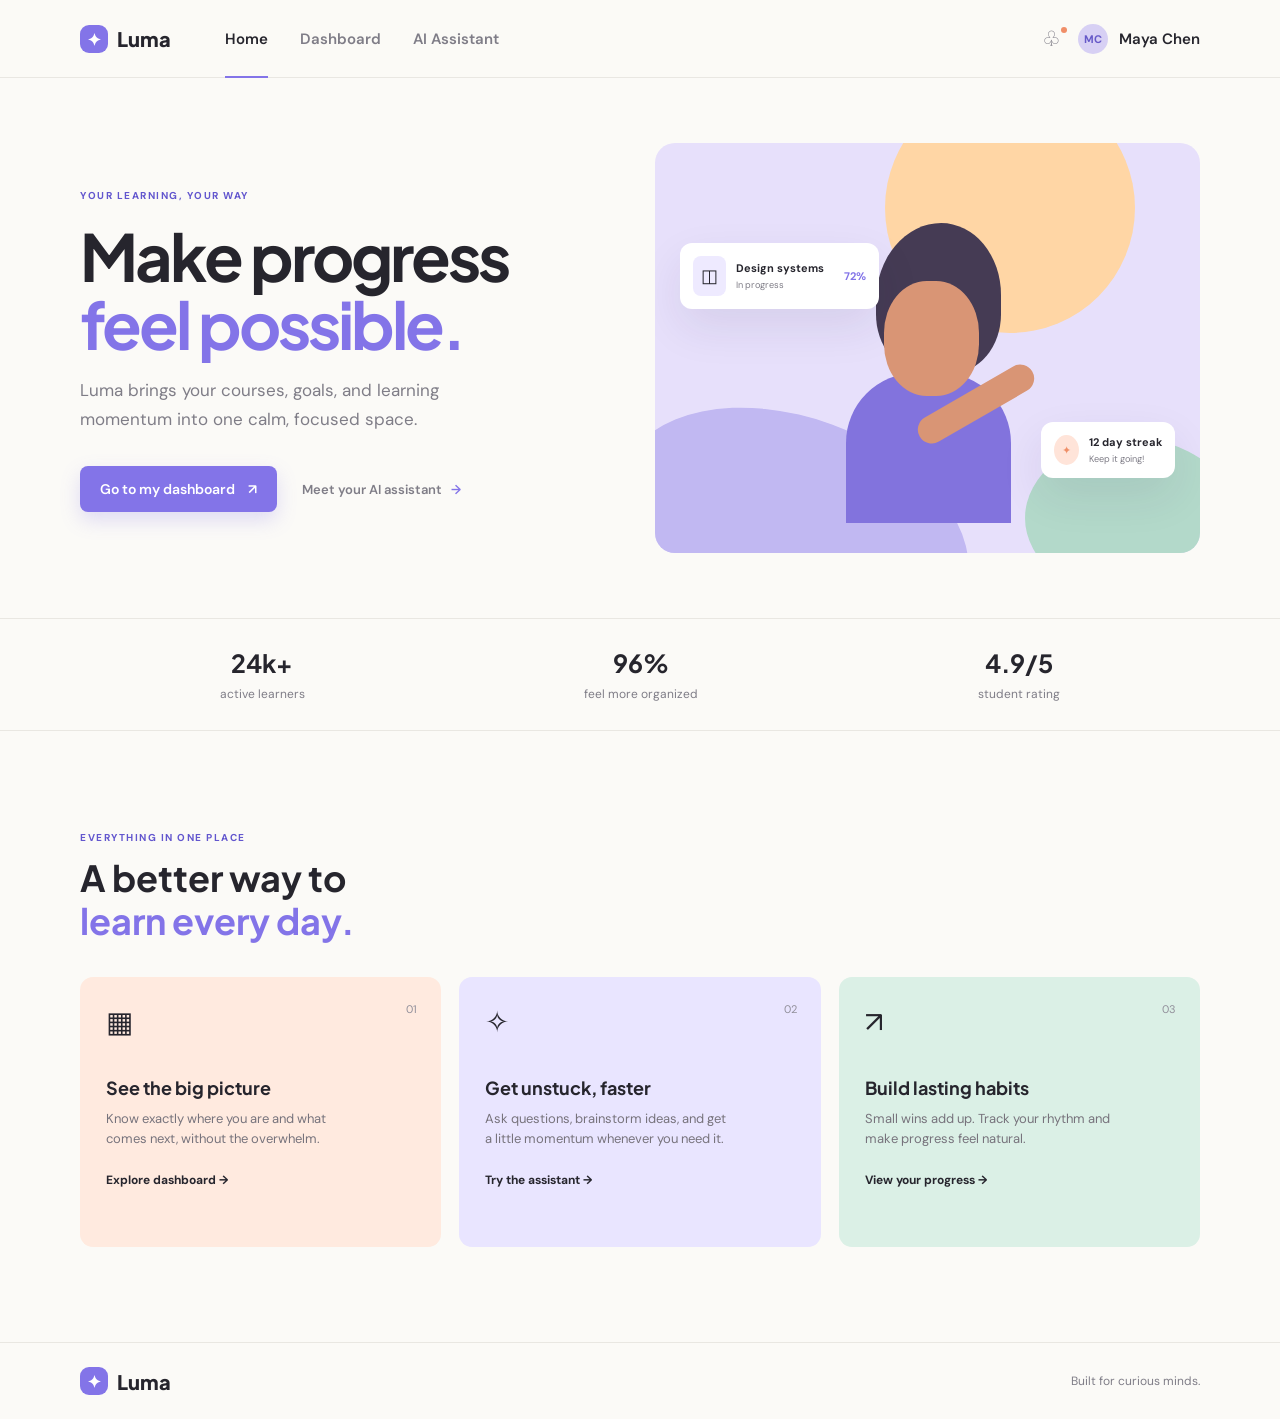
<file: index.html>
<!DOCTYPE html>
<html lang="en">
<head>
  <meta charset="UTF-8" />
  <meta name="viewport" content="width=device-width, initial-scale=1.0" />
  <meta name="description" content="Luma student education management portal" />
  <title>Luma | Student learning, simplified</title>
  <link rel="preconnect" href="https://fonts.googleapis.com" />
  <link rel="preconnect" href="https://fonts.gstatic.com" crossorigin />
  <link href="https://fonts.googleapis.com/css2?family=DM+Sans:wght@400;500;600;700&family=Plus+Jakarta+Sans:wght@600;700;800&display=swap" rel="stylesheet" />
  <link rel="stylesheet" href="css/styles.css" />
</head>
<body>
  <nav class="navbar" aria-label="Main navigation">
    <a class="brand" href="index.html"><span class="brand-mark">✦</span><span>Luma</span></a>
    <div class="nav-links">
      <a class="active" href="index.html">Home</a>
      <a href="dashboard.html">Dashboard</a>
      <a href="assistant.html">AI Assistant</a>
    </div>
    <div class="nav-actions"><button class="icon-button" aria-label="Notifications">♧<span class="notification-dot"></span></button><div class="avatar">MC</div><span class="profile-name">Maya Chen</span></div>
    <button class="menu-toggle" aria-label="Toggle navigation">☰</button>
  </nav>

  <main>
    <section class="hero container">
      <div class="hero-copy"><span class="eyebrow">YOUR LEARNING, YOUR WAY</span><h1>Make progress<br /><em>feel possible.</em></h1><p>Luma brings your courses, goals, and learning momentum into one calm, focused space.</p><div class="hero-buttons"><a class="button button-primary" href="dashboard.html">Go to my dashboard <span>↗</span></a><a class="text-link" href="assistant.html">Meet your AI assistant <span>→</span></a></div></div>
      <div class="hero-art" aria-label="Illustration of a student learning"><div class="sun"></div><div class="blob blob-one"></div><div class="blob blob-two"></div><div class="person"><div class="hair"></div><div class="face"></div><div class="body"></div><div class="arm"></div></div><div class="floating-card card-course"><span class="card-icon purple">◫</span><div><strong>Design systems</strong><small>In progress</small></div><b>72%</b></div><div class="floating-card card-streak"><span class="streak-icon">✦</span><div><strong>12 day streak</strong><small>Keep it going!</small></div></div></div>
    </section>
    <section class="stats-strip"><div class="container stats"><div><strong>24k+</strong><span>active learners</span></div><div><strong>96%</strong><span>feel more organized</span></div><div><strong>4.9/5</strong><span>student rating</span></div></div></section>
    <section class="container features"><div class="section-heading"><span class="eyebrow">EVERYTHING IN ONE PLACE</span><h2>A better way to<br /><em>learn every day.</em></h2></div><div class="feature-grid"><article class="feature-card peach"><span class="feature-number">01</span><div class="feature-icon">▦</div><h3>See the big picture</h3><p>Know exactly where you are and what comes next, without the overwhelm.</p><a href="dashboard.html">Explore dashboard →</a></article><article class="feature-card lavender"><span class="feature-number">02</span><div class="feature-icon">✧</div><h3>Get unstuck, faster</h3><p>Ask questions, brainstorm ideas, and get a little momentum whenever you need it.</p><a href="assistant.html">Try the assistant →</a></article><article class="feature-card mint"><span class="feature-number">03</span><div class="feature-icon">↗</div><h3>Build lasting habits</h3><p>Small wins add up. Track your rhythm and make progress feel natural.</p><a href="dashboard.html">View your progress →</a></article></div></section>
  </main>
  <footer class="footer"><div class="container"><span class="brand"><span class="brand-mark">✦</span><span>Luma</span></span><span>Built for curious minds.</span></div></footer>
  <script src="js/main.js"></script>
</body>
</html>
</file>
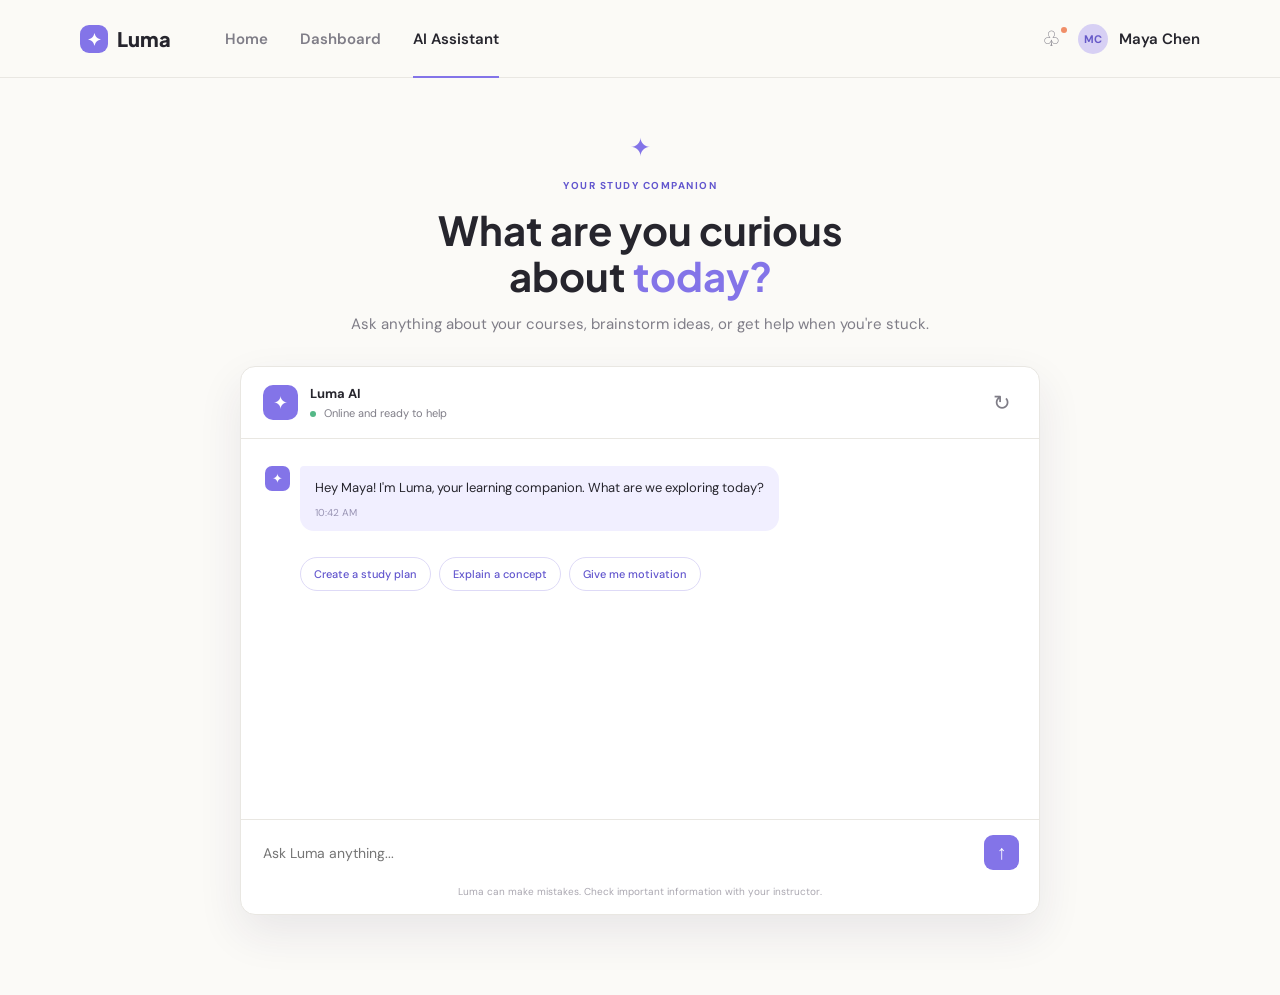
<file: assistant.html>
<!DOCTYPE html>
<html lang="en"><head><meta charset="UTF-8" /><meta name="viewport" content="width=device-width, initial-scale=1.0" /><title>Luma | AI Assistant</title><link rel="preconnect" href="https://fonts.googleapis.com" /><link rel="preconnect" href="https://fonts.gstatic.com" crossorigin /><link href="https://fonts.googleapis.com/css2?family=DM+Sans:wght@400;500;600;700&family=Plus+Jakarta+Sans:wght@600;700;800&display=swap" rel="stylesheet" /><link rel="stylesheet" href="css/styles.css" /></head>
<body><nav class="navbar" aria-label="Main navigation"><a class="brand" href="index.html"><span class="brand-mark">✦</span><span>Luma</span></a><div class="nav-links"><a href="index.html">Home</a><a href="dashboard.html">Dashboard</a><a class="active" href="assistant.html">AI Assistant</a></div><div class="nav-actions"><button class="icon-button" aria-label="Notifications">♧<span class="notification-dot"></span></button><div class="avatar">MC</div><span class="profile-name">Maya Chen</span></div><button class="menu-toggle" aria-label="Toggle navigation">☰</button></nav>
<main class="container assistant-main"><div class="assistant-intro"><span class="assistant-sparkle">✦</span><span class="eyebrow">YOUR STUDY COMPANION</span><h1>What are you curious<br />about <em>today?</em></h1><p>Ask anything about your courses, brainstorm ideas, or get help when you're stuck.</p></div><section class="chat-window"><div class="chat-header"><div class="assistant-avatar">✦</div><div><strong>Luma AI</strong><span><i class="online-dot"></i> Online and ready to help</span></div><button class="icon-button" id="clear-chat" title="Clear conversation">↻</button></div><div class="chat-messages" id="chat-messages"><div class="message message-ai"><div class="mini-avatar">✦</div><div class="bubble"><p>Hey Maya! I'm Luma, your learning companion. What are we exploring today?</p><span>10:42 AM</span></div></div><div class="suggestions"><button data-message="Help me create a study plan">Create a study plan</button><button data-message="Explain a difficult concept">Explain a concept</button><button data-message="Give me some motivation">Give me motivation</button></div></div><form class="chat-form" id="chat-form"><input id="chat-input" type="text" placeholder="Ask Luma anything..." autocomplete="off" aria-label="Message Luma" /><button class="send-button" type="submit" aria-label="Send message">↑</button></form><p class="chat-disclaimer">Luma can make mistakes. Check important information with your instructor.</p></section></main><script src="js/main.js"></script></body></html>
</file>
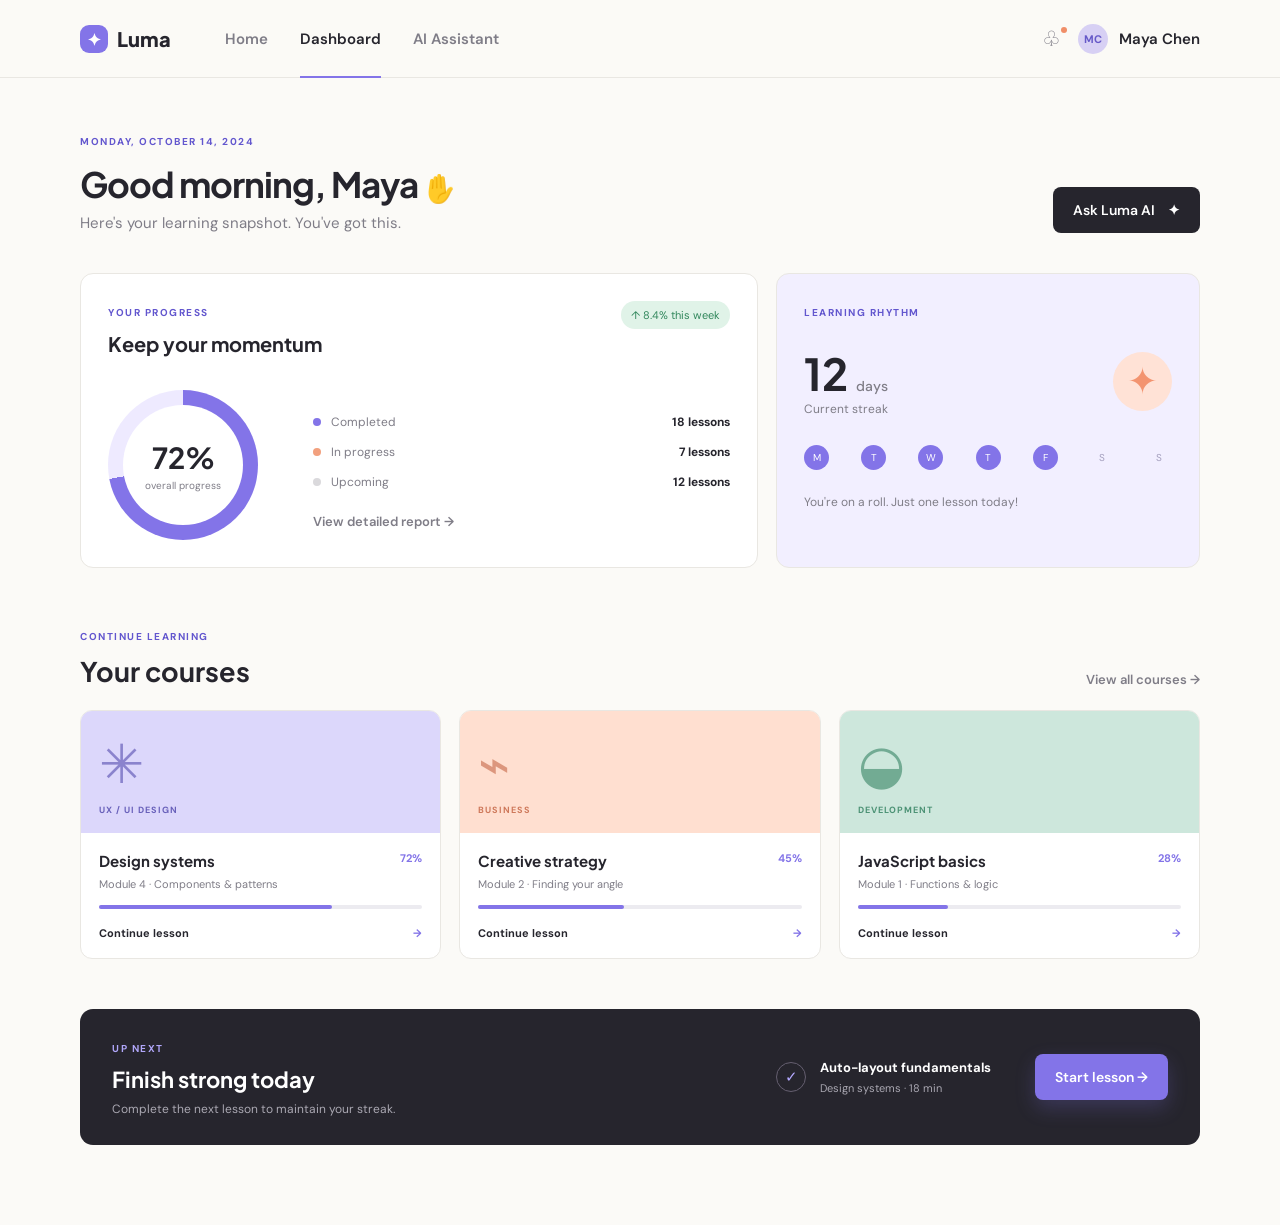
<file: dashboard.html>
<!DOCTYPE html>
<html lang="en"><head><meta charset="UTF-8" /><meta name="viewport" content="width=device-width, initial-scale=1.0" /><title>Luma | Dashboard</title><link rel="preconnect" href="https://fonts.googleapis.com" /><link rel="preconnect" href="https://fonts.gstatic.com" crossorigin /><link href="https://fonts.googleapis.com/css2?family=DM+Sans:wght@400;500;600;700&family=Plus+Jakarta+Sans:wght@600;700;800&display=swap" rel="stylesheet" /><link rel="stylesheet" href="css/styles.css" /></head>
<body class="dashboard-page"><nav class="navbar" aria-label="Main navigation"><a class="brand" href="index.html"><span class="brand-mark">✦</span><span>Luma</span></a><div class="nav-links"><a href="index.html">Home</a><a class="active" href="dashboard.html">Dashboard</a><a href="assistant.html">AI Assistant</a></div><div class="nav-actions"><button class="icon-button" aria-label="Notifications">♧<span class="notification-dot"></span></button><div class="avatar">MC</div><span class="profile-name">Maya Chen</span></div><button class="menu-toggle" aria-label="Toggle navigation">☰</button></nav>
<main class="container dashboard-main"><div class="dashboard-greeting"><div><span class="eyebrow">MONDAY, OCTOBER 14, 2024</span><h1>Good morning, Maya <span class="wave">✋</span></h1><p>Here's your learning snapshot. You've got this.</p></div><a class="button button-dark" href="assistant.html">Ask Luma AI <span>✦</span></a></div>
<div class="dashboard-grid"><section class="panel progress-panel"><div class="panel-header"><div><span class="eyebrow">YOUR PROGRESS</span><h2>Keep your momentum</h2></div><span class="badge badge-green">↑ 8.4% this week</span></div><div class="progress-content"><div class="ring" style="--progress:72"><div><strong>72%</strong><small>overall progress</small></div></div><div class="progress-details"><div class="metric-row"><span class="metric-dot purple-dot"></span><span>Completed</span><strong>18 lessons</strong></div><div class="metric-row"><span class="metric-dot peach-dot"></span><span>In progress</span><strong>7 lessons</strong></div><div class="metric-row"><span class="metric-dot gray-dot"></span><span>Upcoming</span><strong>12 lessons</strong></div><a class="text-link" href="#courses">View detailed report →</a></div></div></section>
<section class="panel streak-panel"><span class="eyebrow">LEARNING RHYTHM</span><div class="streak-top"><div><h2>12 <small>days</small></h2><p>Current streak</p></div><span class="flame">✦</span></div><div class="week"><span class="completed">M</span><span class="completed">T</span><span class="completed">W</span><span class="completed">T</span><span class="completed">F</span><span> S</span><span> S</span></div><p class="streak-note">You're on a roll. Just one lesson today!</p></section></div>
<section id="courses" class="courses-section"><div class="section-heading-inline"><div><span class="eyebrow">CONTINUE LEARNING</span><h2>Your courses</h2></div><a class="text-link" href="#courses">View all courses →</a></div><div class="course-grid"><article class="course-card"><div class="course-visual visual-purple"><span>✳</span><small>UX / UI DESIGN</small></div><div class="course-info"><div class="course-title"><h3>Design systems</h3><span>72%</span></div><p>Module 4 · Components & patterns</p><div class="bar"><i style="width:72%"></i></div><a href="#courses">Continue lesson <span>→</span></a></div></article><article class="course-card"><div class="course-visual visual-peach"><span>⌁</span><small>BUSINESS</small></div><div class="course-info"><div class="course-title"><h3>Creative strategy</h3><span>45%</span></div><p>Module 2 · Finding your angle</p><div class="bar"><i style="width:45%"></i></div><a href="#courses">Continue lesson <span>→</span></a></div></article><article class="course-card"><div class="course-visual visual-mint"><span>◒</span><small>DEVELOPMENT</small></div><div class="course-info"><div class="course-title"><h3>JavaScript basics</h3><span>28%</span></div><p>Module 1 · Functions & logic</p><div class="bar"><i style="width:28%"></i></div><a href="#courses">Continue lesson <span>→</span></a></div></article></div></section>
<section class="up-next"><div><span class="eyebrow">UP NEXT</span><h2>Finish strong today</h2><p>Complete the next lesson to maintain your streak.</p></div><div class="next-task"><span class="task-check">✓</span><div><strong>Auto-layout fundamentals</strong><small>Design systems · 18 min</small></div><button class="button button-primary">Start lesson →</button></div></section></main><script src="js/main.js"></script></body></html>
</file>
<file: css/styles.css>
:root{--ink:#26252d;--muted:#7f7d87;--line:#e9e7e2;--purple:#8374e8;--purple-dark:#6256ce;--peach:#ffcfb9;--cream:#fbfaf7;--mint:#cde7dc;--lavender:#e9e5ff;--shadow:0 18px 45px rgba(40,36,75,.09)}*{box-sizing:border-box}body{margin:0;background:var(--cream);color:var(--ink);font:15px 'DM Sans',sans-serif}h1,h2,h3,p{margin:0}h1,h2,h3,.brand{font-family:'Plus Jakarta Sans',sans-serif}.container{width:min(1120px,calc(100% - 48px));margin:auto}.navbar{height:78px;border-bottom:1px solid var(--line);display:flex;align-items:center;padding:0 max(24px,calc((100% - 1120px)/2));gap:54px;background:rgba(251,250,247,.92);position:relative;z-index:5}.brand{display:flex;align-items:center;gap:9px;font-size:20px;font-weight:800;color:var(--ink);text-decoration:none}.brand-mark{display:grid;place-items:center;color:#fff;background:var(--purple);width:28px;height:28px;border-radius:9px;font-size:17px}.nav-links{display:flex;gap:32px}.nav-links a,.text-link{color:var(--muted);text-decoration:none;font-weight:600}.nav-links a:hover,.nav-links .active{color:var(--ink)}.nav-links .active{position:relative}.nav-links .active:after{content:'';position:absolute;height:2px;background:var(--purple);left:0;right:0;bottom:-29px}.nav-actions{margin-left:auto;display:flex;align-items:center;gap:11px}.icon-button{border:0;background:none;color:var(--muted);font-size:21px;cursor:pointer;position:relative}.notification-dot{width:6px;height:6px;background:#f08e68;border-radius:50%;position:absolute;right:0;top:1px}.avatar{display:grid;place-items:center;background:#d7d0f4;color:#6659c8;font-size:11px;font-weight:700;width:30px;height:30px;border-radius:50%}.profile-name{font-weight:600}.menu-toggle{display:none;background:none;border:0;font-size:22px}.eyebrow{font-size:10px;letter-spacing:1.5px;color:var(--purple-dark);font-weight:700}.hero{display:grid;grid-template-columns:1fr 1fr;min-height:540px;align-items:center;gap:30px}.hero h1{font-size:65px;line-height:1.05;letter-spacing:-3px;margin:18px 0}.hero h1 em,h1 em,h2 em{font-style:normal;color:var(--purple)}.hero-copy>p{color:var(--muted);font-size:17px;line-height:1.7;max-width:430px}.hero-buttons{display:flex;align-items:center;gap:25px;margin-top:32px}.button{border:0;border-radius:8px;padding:14px 20px;display:inline-flex;align-items:center;gap:13px;text-decoration:none;font:600 14px 'DM Sans';cursor:pointer}.button-primary{background:var(--purple);color:#fff;box-shadow:0 8px 20px #8374e83b}.button-primary:hover{background:var(--purple-dark)}.button-dark{background:var(--ink);color:#fff}.text-link{font-size:13px}.text-link span{color:var(--purple);margin-left:6px}.hero-art{height:410px;position:relative;overflow:hidden;border-radius:20px;background:#e7e0fb}.sun{position:absolute;width:250px;height:250px;border-radius:50%;background:#ffd6a5;top:-60px;right:65px}.blob{position:absolute;border-radius:50%;background:#c1b8f2}.blob-one{width:360px;height:220px;bottom:-85px;left:-40px;transform:rotate(20deg)}.blob-two{width:210px;height:160px;bottom:-45px;right:-35px;background:#b3d9ca}.person{position:absolute;left:35%;bottom:30px;width:170px;height:300px}.hair{position:absolute;background:#453b54;width:125px;height:150px;border-radius:60% 55% 45% 45%;left:30px;top:0}.face{position:absolute;z-index:1;background:#d99575;width:95px;height:115px;border-radius:45%;top:58px;left:38px}.body{position:absolute;background:#8273dd;width:165px;height:150px;border-radius:70px 70px 0 0;bottom:0}.arm{position:absolute;z-index:2;width:130px;height:28px;background:#d99575;border-radius:20px;bottom:105px;left:65px;transform:rotate(-30deg)}.floating-card{position:absolute;background:#fff;border-radius:12px;padding:13px;box-shadow:var(--shadow);display:flex;gap:10px;align-items:center;font-size:11px}.floating-card strong,.floating-card small{display:block}.floating-card small{color:var(--muted);margin-top:4px}.floating-card b{color:var(--purple);margin-left:10px}.card-course{top:100px;left:25px}.card-streak{right:25px;bottom:75px}.card-icon{padding:8px;border-radius:8px;background:#eeeaff;font-size:18px}.streak-icon{background:#ffe4d9;color:#ef8f68;padding:8px;border-radius:50%}.stats-strip{border-top:1px solid var(--line);border-bottom:1px solid var(--line)}.stats{display:flex;justify-content:space-around;padding:28px 0;text-align:center}.stats strong,.stats span{display:block}.stats strong{font:700 25px 'Plus Jakarta Sans'}.stats span{color:var(--muted);font-size:12px;margin-top:7px}.features{padding:95px 0}.section-heading{margin-bottom:35px}.section-heading h2{font-size:36px;line-height:1.2;margin-top:10px}.feature-grid{display:grid;grid-template-columns:repeat(3,1fr);gap:18px}.feature-card{min-height:270px;padding:26px;border-radius:13px;position:relative}.peach{background:#ffeadf}.lavender{background:#e9e5ff}.mint{background:#dbf0e6}.feature-number{position:absolute;right:24px;top:25px;color:#918f9a;font-size:11px}.feature-icon{font-size:29px;margin-bottom:35px}.feature-card h3{font-size:18px;margin-bottom:10px}.feature-card p{color:#77737c;line-height:1.5;font-size:13px;max-width:250px}.feature-card a{display:block;margin-top:24px;color:var(--ink);font-size:12px;font-weight:700;text-decoration:none}.footer{border-top:1px solid var(--line);padding:24px 0;color:var(--muted);font-size:12px}.footer .container{display:flex;justify-content:space-between;align-items:center}.dashboard-main{padding:52px 0 80px}.dashboard-greeting{display:flex;align-items:flex-end;justify-content:space-between;margin-bottom:40px}.dashboard-greeting h1{font-size:35px;margin:12px 0 7px;letter-spacing:-1px}.dashboard-greeting p{color:var(--muted)}.wave{font-size:27px}.dashboard-grid{display:grid;grid-template-columns:1.6fr 1fr;gap:18px}.panel{background:#fff;border:1px solid var(--line);border-radius:13px;padding:27px}.panel-header,.section-heading-inline,.streak-top{display:flex;justify-content:space-between;align-items:flex-start}.panel h2{font-size:20px;margin-top:10px}.badge{font-size:11px;padding:7px 10px;border-radius:20px}.badge-green{background:#e0f3e8;color:#31875c}.progress-content{display:flex;align-items:center;gap:55px;margin-top:34px}.ring{width:150px;height:150px;border-radius:50%;display:grid;place-items:center;background:conic-gradient(var(--purple) calc(var(--progress)*1%),#eeeaff 0)}.ring:before{content:'';position:absolute;width:120px;height:120px;background:#fff;border-radius:50%}.ring div{position:relative;text-align:center}.ring strong,.ring small{display:block}.ring strong{font:700 29px 'Plus Jakarta Sans'}.ring small{font-size:10px;color:var(--muted);margin-top:4px}.progress-details{flex:1}.metric-row{display:flex;align-items:center;gap:10px;margin:14px 0;color:var(--muted);font-size:12px}.metric-row strong{margin-left:auto;color:var(--ink)}.metric-dot{width:8px;height:8px;border-radius:50%}.purple-dot{background:var(--purple)}.peach-dot{background:#f2a07e}.gray-dot{background:#dad9dc}.progress-details .text-link{display:block;margin-top:23px}.streak-panel{background:#f2efff}.streak-top{align-items:center;margin-top:24px}.streak-top h2{font-size:44px;margin:0}.streak-top h2 small{font:500 14px 'DM Sans';color:var(--muted)}.streak-top p{color:var(--muted);font-size:12px}.flame{font-size:37px;color:#f39470;background:#ffe2d6;border-radius:50%;width:59px;height:59px;display:grid;place-items:center}.week{display:flex;justify-content:space-between;margin-top:28px}.week span{width:25px;height:25px;border-radius:50%;display:grid;place-items:center;font-size:10px;color:#a39ebd}.week .completed{background:var(--purple);color:white}.streak-note{font-size:12px;color:var(--muted);margin-top:24px}.courses-section{margin-top:57px}.section-heading-inline{align-items:flex-end;margin-bottom:22px}.section-heading-inline h2{font-size:27px;margin-top:9px}.course-grid{display:grid;grid-template-columns:repeat(3,1fr);gap:18px}.course-card{background:white;border:1px solid var(--line);border-radius:12px;overflow:hidden}.course-visual{height:122px;padding:18px;position:relative}.course-visual span{font-size:54px;opacity:.7}.course-visual small{position:absolute;bottom:17px;left:18px;font-size:9px;letter-spacing:1px;font-weight:700}.visual-purple{background:#dcd7fb;color:#6860ba}.visual-peach{background:#ffdfd0;color:#ce785a}.visual-mint{background:#cde7dc;color:#4c9275}.course-info{padding:18px}.course-title{display:flex;justify-content:space-between}.course-title h3{font-size:15px}.course-title span{font-size:11px;color:var(--purple);font-weight:700}.course-info p{color:var(--muted);font-size:11px;margin:7px 0 14px}.bar{height:4px;background:#ecebf0;border-radius:5px}.bar i{display:block;height:100%;background:var(--purple);border-radius:5px}.course-info a{display:block;color:var(--ink);font-size:11px;font-weight:700;text-decoration:none;margin-top:17px}.course-info a span{color:var(--purple);float:right}.up-next{margin-top:50px;background:var(--ink);border-radius:13px;color:#fff;padding:28px 32px;display:flex;justify-content:space-between;align-items:center}.up-next h2{font-size:22px;margin:8px 0}.up-next p{color:#aaa8b2;font-size:12px}.up-next .eyebrow{color:#b1a7fa}.next-task{display:flex;align-items:center;gap:14px}.task-check{display:grid;place-items:center;width:30px;height:30px;border:1px solid #655f70;border-radius:50%;color:#b4a9ff}.next-task strong,.next-task small{display:block}.next-task strong{font-size:13px}.next-task small{color:#aaa8b2;font-size:11px;margin-top:5px}.next-task .button{margin-left:30px}.assistant-main{padding:53px 0 80px;max-width:800px}.assistant-intro{text-align:center;margin-bottom:30px}.assistant-sparkle{font-size:25px;color:var(--purple);display:block;margin-bottom:10px}.assistant-intro h1{font-size:40px;line-height:1.15;margin:13px 0}.assistant-intro p{color:var(--muted);line-height:1.6}.chat-window{background:#fff;border:1px solid var(--line);border-radius:15px;box-shadow:var(--shadow);overflow:hidden}.chat-header{display:flex;align-items:center;gap:12px;padding:18px 22px;border-bottom:1px solid var(--line)}.assistant-avatar,.mini-avatar{display:grid;place-items:center;background:var(--purple);color:#fff;border-radius:10px;width:35px;height:35px;font-size:18px}.chat-header strong,.chat-header span{display:block}.chat-header strong{font-size:13px}.chat-header span{font-size:11px;color:var(--muted);margin-top:4px}.chat-header .icon-button{margin-left:auto}.online-dot{display:inline-block;width:6px;height:6px;border-radius:50%;background:#54b887;margin-right:5px}.chat-messages{min-height:380px;padding:27px 24px}.message{display:flex;gap:10px;max-width:86%}.mini-avatar{width:25px;height:25px;border-radius:7px;font-size:13px;flex-shrink:0}.bubble{background:#f1efff;border-radius:4px 14px 14px 14px;padding:12px 15px}.bubble p{line-height:1.55;font-size:13px}.bubble span{display:block;color:#9893b3;font-size:10px;margin-top:8px}.suggestions{display:flex;flex-wrap:wrap;gap:8px;margin:26px 0 0 35px}.suggestions button{border:1px solid #dedaf7;background:#fff;color:var(--purple-dark);border-radius:20px;padding:9px 13px;cursor:pointer;font:500 11px 'DM Sans'}.suggestions button:hover{background:#f4f1ff}.user-message{justify-content:flex-end;margin:20px 0 0 auto}.user-message .bubble{background:var(--purple);color:#fff;border-radius:14px 4px 14px 14px}.user-message .bubble span{color:#ded9ff}.chat-form{display:flex;gap:10px;border-top:1px solid var(--line);padding:15px 20px}.chat-form input{border:0;outline:0;flex:1;font:14px 'DM Sans';background:transparent}.send-button{width:35px;height:35px;border:0;border-radius:9px;background:var(--purple);color:white;font-size:20px;cursor:pointer}.chat-disclaimer{text-align:center;color:#aaa7b0;font-size:10px;padding:0 0 16px}
@media(max-width:760px){.container{width:calc(100% - 32px)}.navbar{padding:0 16px;gap:0}.nav-links,.nav-actions{display:none}.menu-toggle{display:block;margin-left:auto}.nav-links.open{display:flex;position:absolute;left:0;right:0;top:77px;background:var(--cream);padding:20px 24px;flex-direction:column;gap:18px;border-bottom:1px solid var(--line)}.nav-links.open .active:after{display:none}.hero{grid-template-columns:1fr;padding:55px 0 65px}.hero h1{font-size:49px}.hero-art{height:330px}.person{transform:scale(.82);transform-origin:bottom}.stats{gap:20px}.stats strong{font-size:19px}.stats span{font-size:10px}.features{padding:65px 0}.section-heading h2{font-size:30px}.feature-grid,.course-grid,.dashboard-grid{grid-template-columns:1fr}.dashboard-main{padding-top:35px}.dashboard-greeting{align-items:flex-start;gap:20px;flex-direction:column}.dashboard-greeting h1{font-size:29px}.progress-content{gap:20px}.progress-panel{padding:20px}.up-next{align-items:flex-start;flex-direction:column;gap:24px;padding:24px}.next-task{width:100%;flex-wrap:wrap}.next-task .button{margin-left:0;width:100%;justify-content:center}.assistant-main{padding-top:40px}.assistant-intro h1{font-size:32px}.footer .container{gap:15px;align-items:flex-start;flex-direction:column}}
</file>
